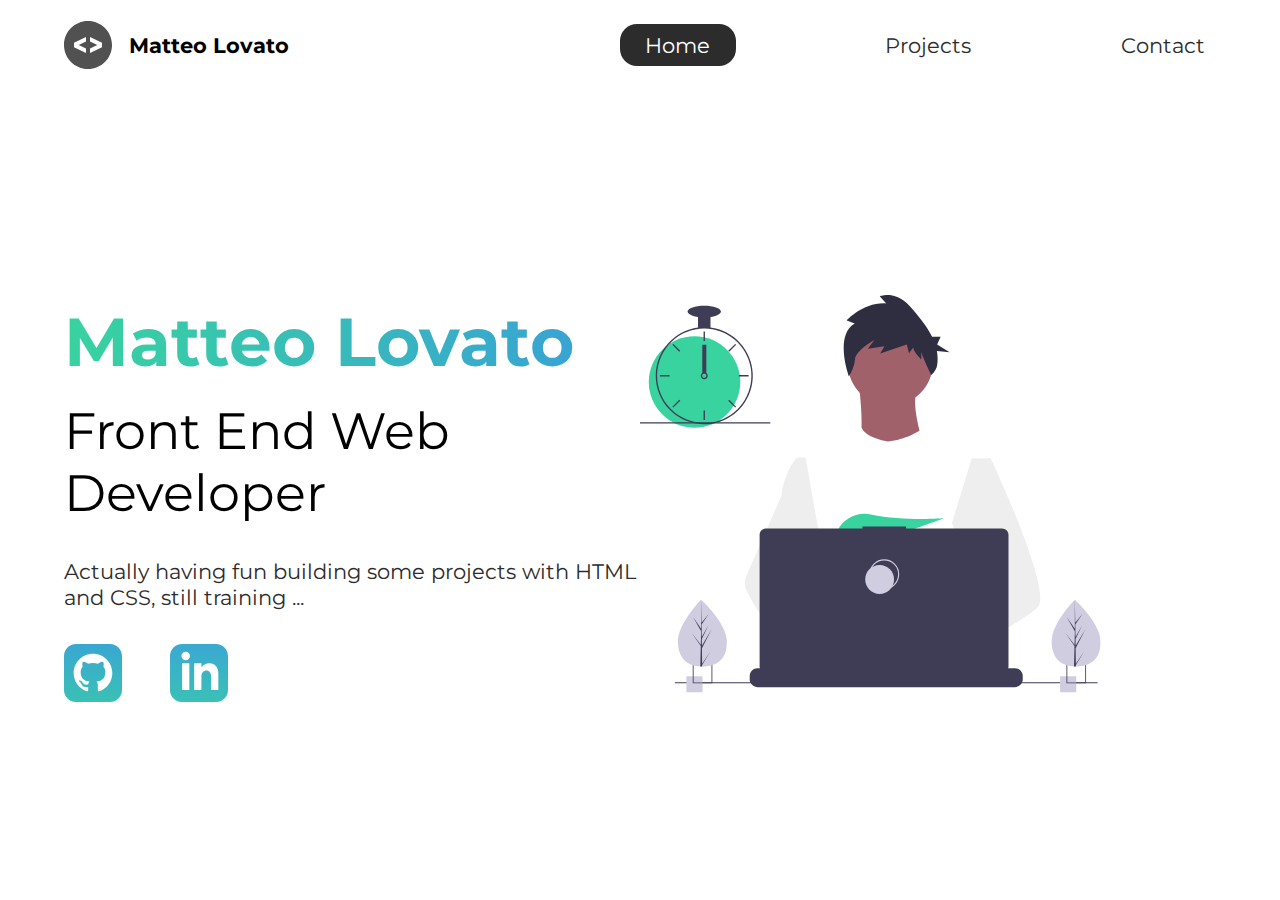
<file: index.html>
<!DOCTYPE html>
<html lang="en">
    <head>
        <meta charset="UTF-8" />
        <meta name="viewport" content="width=device-width, initial-scale=1.0" />
        <meta name="robots" content="index, follow" />
        <meta
            name="description"
            content="Matteo Lovato is a beginner web developer that wants to grow, master html and css"
        />
        <link rel="stylesheet" href="./styles/style.css" />
        <link
            href="https://fonts.googleapis.com/css2?family=Montserrat&display=swap"
            rel="stylesheet"
        />

        <title>Matteo Lovato | Web Developer</title>
    </head>
    <body>
        <header class="main-head">
            <nav>
                <div class="logo">
                    <img src="icons/code.svg" alt="logo" />
                    <h1>Matteo Lovato</h1>
                </div>
                <ul>
                    <li><a class="active" href="/">Home</a></li>
                    <li><a href="/projects/">Projects</a></li>
                    <li><a href="/contact/">Contact</a></li>
                </ul>
            </nav>
        </header>
        <section class="intro">
            <div class="intro-text">
                <h2>Matteo Lovato</h2>
                <h3>Front End Web <br />Developer</h3>
                <p>
                    Actually having fun building some projects with HTML and
                    CSS, still training ...
                </p>
                <div class="intro-social">
                    <a href="https://github.com/matteo-lovato">
                        <img src="/icons/github.svg" alt="github-social-link" />
                    </a>
                    <a href="#">
                        <img
                            src="/icons/linked-in.svg"
                            alt="linkedin-social-link"
                        />
                    </a>
                </div>
            </div>
            <div class="intro-images">
                <svg
                    width="799"
                    height="690"
                    viewBox="0 0 799 690"
                    fill="none"
                    xmlns="http://www.w3.org/2000/svg"
                >
                    <g
                        id="undraw_dev_productivity_umsq (1) 1"
                        clip-path="url(#clip0)"
                    >
                        <path
                            id="Vector"
                            d="M516.92 624.636C516.92 624.636 512.16 626.266 504.42 628.576C487.31 633.706 455.65 642.216 428.82 643.916C405.72 645.396 386.2 641.836 382.63 626.766C381.1 620.286 383.27 614.956 388 610.576C402.12 597.486 439 592.796 468.25 591.186C476.51 590.736 484.15 590.526 490.51 590.446C501.31 590.306 508.39 590.526 508.39 590.526L508.56 591.186L516.92 624.636Z"
                            fill="#A0616A"
                        />
                        <path
                            id="Vector_2"
                            d="M436.99 672.586C418.61 695.346 342.73 647.666 316.19 629.886C310.41 626.016 306.97 623.566 306.97 623.566L331.25 591.186L338.94 580.936C338.94 580.936 345.82 584.586 355.99 590.526C356.36 590.746 356.73 590.966 357.11 591.186C365.88 596.336 376.89 603.066 388 610.576C403.33 620.946 418.83 632.776 428.82 643.916C438.59 654.806 443.08 665.036 436.99 672.586Z"
                            fill="#A0616A"
                        />
                        <g id="me">
                            <path
                                id="Vector_3"
                                d="M434.672 191.952C475.283 191.607 507.926 158.406 507.582 117.795C507.237 77.1832 474.036 44.5403 433.425 44.8847C392.813 45.2291 360.17 78.4303 360.515 119.042C360.859 159.653 394.06 192.296 434.672 191.952Z"
                                fill="#A0616A"
                            />
                            <path
                                id="Vector_4"
                                d="M379.477 155.65C379.477 155.65 394.216 259.972 373.002 271.875C351.787 283.779 499.929 283.588 499.929 283.588C499.929 283.588 466.124 193.284 480.809 165.449L379.477 155.65Z"
                                fill="#A0616A"
                            />
                            <path
                                id="Vector_5"
                                d="M608.101 283.199L596.257 339.402L571.214 458.308L570.49 464.815L562.138 540.138L556.582 590.177L552.857 623.79C528.584 636.526 510.988 645.326 510.988 645.326C510.988 645.326 509.404 637.719 506.871 627.99C489.805 633.265 458.218 642.043 431.404 643.97C441.266 654.777 445.842 664.969 439.817 672.57C421.63 695.485 345.349 648.45 318.659 630.896C318.077 635.158 317.879 639.464 318.068 643.762L297.626 628.314L299.331 592.359L302.206 531.522L305.819 455.229C304.448 451.975 303.294 448.634 302.364 445.228C295.956 423.161 288.032 379.057 281.928 342.067C277.016 312.298 273.302 287.138 272.517 281.785C272.411 281.086 272.358 280.726 272.358 280.726L384.363 230.094C392.509 248.556 429.865 253.809 429.865 253.809C460.756 251.417 484.847 234.913 484.847 234.913L608.101 283.199Z"
                                fill="white"
                            />
                            <path
                                id="Vector_6"
                                d="M372.285 49.3811L358.49 43.9934C358.49 43.9934 386.969 12.1 426.99 14.513L415.635 2.22366C415.635 2.22366 443.04 -9.01799 468.283 19.6674C481.553 34.7467 496.908 52.4737 506.557 72.5077L521.281 72.3829L515.251 85.9663L536.874 99.3152L514.777 97.0719C516.155 104.471 516.421 112.034 515.566 119.511C514.683 126.991 510.928 133.835 505.094 138.598V138.598C505.094 138.598 487.743 103.449 487.696 97.9443L487.813 111.705C487.813 111.705 473.959 99.4371 473.889 91.1807L466.471 100.877L462.593 85.7717L416.475 101.301L423.87 88.8526L395.157 93.2246L406.278 77.9923C406.278 77.9923 373.932 96.1568 372.811 111.304C371.689 126.452 362.299 140.875 362.299 140.875C362.299 140.875 336.213 70.3294 372.285 49.3811Z"
                                fill="#2F2E41"
                            />
                            <path
                                id="Vector_7"
                                d="M690.215 540.422C682.794 548.605 664.338 560.992 641.951 574.422C633.623 579.413 624.757 584.559 615.71 589.676C594.122 601.889 571.514 614.001 552.857 623.79C528.584 636.526 510.988 645.326 510.988 645.326C510.988 645.326 509.403 637.719 506.871 627.99C503.48 614.968 498.397 598.141 493.184 590.715C493.002 590.456 492.82 590.218 492.638 589.979C491.121 588.022 489.601 586.885 488.112 586.897L562.138 540.138L594.127 519.926L570.489 464.814L540.842 395.683L557.908 339.727L575.062 283.479L608.101 283.199C608.101 283.199 619.243 306.985 633.514 340.166C635.647 345.128 637.851 350.299 640.096 355.64C669.469 425.394 706.176 522.836 690.215 540.422Z"
                                fill="#EEEEEE"
                            />
                            <path
                                id="Vector_8"
                                d="M358.123 591.2C355.41 591.212 352.702 591.456 350.029 591.928C327.074 596.073 320.47 616.94 318.659 630.896C318.077 635.158 317.879 639.464 318.068 643.761L297.626 628.314L290.178 622.687C272.316 616.628 256.353 605.733 242.483 592.84C230.449 581.456 219.634 568.849 210.213 555.223C200.831 541.793 192.448 527.692 185.134 513.034C183.094 508.943 181.977 504.454 181.864 499.884C181.751 495.314 182.644 490.775 184.48 486.588L209.154 430.327L245.218 348.098C245.471 346.146 245.752 344.237 246.059 342.371C252.995 300.511 272.367 281.786 272.367 281.786L287.286 281.659L297.778 341.932L310.813 416.815L302.364 445.227L282.839 510.845L302.205 531.522L358.123 591.2Z"
                                fill="#EEEEEE"
                            />
                        </g>
                        <path
                            id="Vector_9"
                            d="M372.877 415.806L385.631 430.686C390.37 429.783 395.319 428.721 400.416 427.529L396.752 415.806L405.71 426.256C459.707 412.975 526.637 387.155 526.637 387.155C526.637 387.155 454.379 392.453 400.428 380.666C376.558 375.451 351.998 387.284 342.202 409.668C336.508 422.679 337.403 433.951 357.596 433.951C364.419 433.835 371.223 433.195 377.949 432.037L372.877 415.806Z"
                            fill="#38D39F"
                        />
                        <path
                            id="Vector_10"
                            d="M663.65 660.386V666.456C663.654 668.122 663.345 669.774 662.74 671.326C662.472 672.018 662.147 672.687 661.77 673.326C660.578 675.326 658.887 676.983 656.862 678.133C654.838 679.283 652.549 679.887 650.22 679.886H203.67C201.342 679.887 199.053 679.283 197.028 678.133C195.003 676.983 193.312 675.326 192.12 673.326C191.743 672.687 191.419 672.018 191.15 671.326C190.546 669.774 190.237 668.122 190.24 666.456V660.386C190.24 658.622 190.587 656.876 191.262 655.246C191.936 653.616 192.926 652.136 194.173 650.888C195.42 649.641 196.901 648.652 198.53 647.977C200.16 647.302 201.906 646.955 203.67 646.956H229.41V644.126C229.41 644.052 229.425 643.979 229.453 643.911C229.481 643.843 229.522 643.782 229.574 643.73C229.626 643.678 229.688 643.636 229.756 643.608C229.824 643.58 229.897 643.566 229.97 643.566H243.4C243.474 643.566 243.547 643.58 243.615 643.608C243.683 643.636 243.745 643.678 243.797 643.73C243.849 643.782 243.89 643.843 243.918 643.911C243.946 643.979 243.96 644.052 243.96 644.126V646.956H252.35V644.126C252.35 644.052 252.365 643.979 252.393 643.911C252.421 643.843 252.462 643.782 252.514 643.73C252.566 643.678 252.628 643.636 252.696 643.608C252.764 643.58 252.837 643.566 252.91 643.566H266.34C266.414 643.566 266.487 643.58 266.555 643.608C266.623 643.636 266.684 643.678 266.736 643.73C266.789 643.782 266.83 643.843 266.858 643.911C266.886 643.979 266.9 644.052 266.9 644.126V646.956H275.3V644.126C275.3 644.052 275.315 643.979 275.343 643.911C275.371 643.843 275.412 643.782 275.464 643.73C275.516 643.678 275.578 643.636 275.646 643.608C275.714 643.58 275.787 643.566 275.86 643.566H289.29C289.364 643.566 289.437 643.58 289.505 643.608C289.573 643.636 289.634 643.678 289.686 643.73C289.739 643.782 289.78 643.843 289.808 643.911C289.836 643.979 289.85 644.052 289.85 644.126V646.956H298.24V644.126C298.24 644.052 298.255 643.979 298.283 643.911C298.311 643.843 298.352 643.782 298.404 643.73C298.456 643.678 298.518 643.636 298.586 643.608C298.654 643.58 298.727 643.566 298.8 643.566H312.23C312.304 643.566 312.377 643.58 312.445 643.608C312.513 643.636 312.574 643.678 312.626 643.73C312.678 643.782 312.72 643.843 312.748 643.911C312.776 643.979 312.79 644.052 312.79 644.126V646.956H321.18V644.126C321.18 644.052 321.194 643.979 321.223 643.911C321.251 643.843 321.292 643.782 321.344 643.73C321.396 643.678 321.458 643.636 321.526 643.608C321.594 643.58 321.667 643.566 321.74 643.566H335.17C335.244 643.566 335.317 643.58 335.385 643.608C335.453 643.636 335.514 643.678 335.566 643.73C335.618 643.782 335.66 643.843 335.688 643.911C335.716 643.979 335.73 644.052 335.73 644.126V646.956H344.13V644.126C344.13 644.052 344.145 643.979 344.173 643.911C344.201 643.843 344.242 643.782 344.294 643.73C344.346 643.678 344.408 643.636 344.476 643.608C344.544 643.58 344.617 643.566 344.69 643.566H358.12C358.194 643.566 358.267 643.58 358.335 643.608C358.403 643.636 358.464 643.678 358.516 643.73C358.569 643.782 358.61 643.843 358.638 643.911C358.666 643.979 358.68 644.052 358.68 644.126V646.956H367.07V644.126C367.07 644.052 367.085 643.979 367.113 643.911C367.141 643.843 367.182 643.782 367.234 643.73C367.286 643.678 367.348 643.636 367.416 643.608C367.484 643.58 367.557 643.566 367.63 643.566H472.83C472.904 643.566 472.977 643.58 473.045 643.608C473.113 643.636 473.174 643.678 473.227 643.73C473.279 643.782 473.32 643.843 473.348 643.911C473.376 643.979 473.39 644.052 473.39 644.126V646.956H481.79V644.126C481.79 644.052 481.804 643.979 481.833 643.911C481.861 643.843 481.902 643.782 481.954 643.73C482.006 643.678 482.068 643.636 482.136 643.608C482.204 643.58 482.277 643.566 482.35 643.566H495.78C495.928 643.567 496.07 643.627 496.175 643.732C496.279 643.836 496.339 643.978 496.34 644.126V646.956H504.73V644.126C504.73 644.052 504.745 643.979 504.773 643.911C504.801 643.843 504.842 643.782 504.894 643.73C504.946 643.678 505.008 643.636 505.076 643.608C505.144 643.58 505.217 643.566 505.29 643.566H518.72C518.794 643.566 518.867 643.58 518.935 643.608C519.003 643.636 519.065 643.678 519.117 643.73C519.169 643.782 519.21 643.843 519.238 643.911C519.266 643.979 519.28 644.052 519.28 644.126V646.956H527.67V644.126C527.67 644.052 527.685 643.979 527.713 643.911C527.741 643.843 527.782 643.782 527.834 643.73C527.886 643.678 527.948 643.636 528.016 643.608C528.084 643.58 528.157 643.566 528.23 643.566H541.66C541.734 643.566 541.807 643.58 541.875 643.608C541.943 643.636 542.005 643.678 542.057 643.73C542.109 643.782 542.15 643.843 542.178 643.911C542.206 643.979 542.22 644.052 542.22 644.126V646.956H550.62V644.126C550.62 644.052 550.635 643.979 550.663 643.911C550.691 643.843 550.732 643.782 550.784 643.73C550.836 643.678 550.898 643.636 550.966 643.608C551.034 643.58 551.107 643.566 551.18 643.566H564.61C564.757 643.568 564.898 643.628 565.001 643.733C565.104 643.837 565.161 643.979 565.16 644.126V646.956H573.56V644.126C573.56 644.052 573.575 643.979 573.603 643.911C573.631 643.843 573.672 643.782 573.724 643.73C573.776 643.678 573.838 643.636 573.906 643.608C573.974 643.58 574.047 643.566 574.12 643.566H587.55C587.624 643.566 587.697 643.58 587.765 643.608C587.833 643.636 587.895 643.678 587.947 643.73C587.999 643.782 588.04 643.843 588.068 643.911C588.096 643.979 588.11 644.052 588.11 644.126V646.956H596.5V644.126C596.5 644.052 596.515 643.979 596.543 643.911C596.571 643.843 596.612 643.782 596.664 643.73C596.716 643.678 596.778 643.636 596.846 643.608C596.914 643.58 596.987 643.566 597.06 643.566H610.49C610.564 643.566 610.637 643.58 610.705 643.608C610.773 643.636 610.835 643.678 610.887 643.73C610.939 643.782 610.98 643.843 611.008 643.911C611.036 643.979 611.05 644.052 611.05 644.126V646.956H650.22C651.984 646.955 653.731 647.302 655.36 647.977C656.99 648.652 658.471 649.641 659.718 650.888C660.965 652.136 661.954 653.616 662.629 655.246C663.304 656.876 663.651 658.622 663.65 660.386Z"
                            fill="#3F3D56"
                        />
                        <path
                            id="Vector_11"
                            d="M793.5 671.326H60.5V673.326H793.5V671.326Z"
                            fill="#3F3D56"
                        />
                        <path
                            id="Vector_12"
                            d="M627.694 404.757H461.251V401.326H385.78V404.757H218.651C215.665 404.757 212.801 405.943 210.69 408.054C208.578 410.166 207.392 413.029 207.392 416.015V643.927C207.392 646.913 208.578 649.776 210.69 651.888C212.801 653.999 215.665 655.185 218.651 655.185H627.694C630.68 655.185 633.544 653.999 635.655 651.888C637.767 649.776 638.953 646.913 638.953 643.927V416.015C638.953 414.537 638.662 413.073 638.096 411.707C637.53 410.341 636.701 409.1 635.655 408.054C634.61 407.009 633.369 406.18 632.003 405.614C630.637 405.048 629.173 404.757 627.694 404.757Z"
                            fill="#3F3D56"
                        />
                        <path
                            id="Vector_13"
                            d="M423.5 509.326C437.307 509.326 448.5 498.133 448.5 484.326C448.5 470.519 437.307 459.326 423.5 459.326C409.693 459.326 398.5 470.519 398.5 484.326C398.5 498.133 409.693 509.326 423.5 509.326Z"
                            stroke="#D0CDE1"
                            stroke-width="2"
                            stroke-miterlimit="10"
                        />
                        <path
                            id="Vector_14"
                            d="M415.5 518.326C429.307 518.326 440.5 507.133 440.5 493.326C440.5 479.519 429.307 468.326 415.5 468.326C401.693 468.326 390.5 479.519 390.5 493.326C390.5 507.133 401.693 518.326 415.5 518.326Z"
                            fill="#D0CDE1"
                        />
                        <path
                            id="Vector_15"
                            d="M108.446 661.223H80.4463V689.223H108.446V661.223Z"
                            fill="#D0CDE1"
                        />
                        <path
                            id="Vector_16"
                            d="M91.4502 639.223V673.223H125.45V639.223H91.4502ZM123.97 671.743H92.9202V640.703H123.97V671.743Z"
                            fill="#3F3D56"
                        />
                        <path
                            id="Vector_17"
                            d="M756.446 661.223H728.446V689.223H756.446V661.223Z"
                            fill="#D0CDE1"
                        />
                        <path
                            id="Vector_18"
                            d="M739.45 639.223V673.223H773.45V639.223H739.45ZM771.97 671.743H740.92V640.703H771.97V671.743Z"
                            fill="#3F3D56"
                        />
                        <path
                            id="Vector_19"
                            d="M94.5802 230.113C138.399 230.113 173.921 194.592 173.921 150.773C173.921 106.955 138.399 71.4326 94.5802 71.4326C50.7617 71.4326 15.2397 106.955 15.2397 150.773C15.2397 194.592 50.7617 230.113 94.5802 230.113Z"
                            fill="#38D39F"
                        />
                        <path
                            id="Vector_20"
                            d="M122.229 56.4899C115.045 55.5763 107.774 55.5763 100.59 56.4899C84.586 58.5913 69.5203 65.2398 57.181 75.6465C44.8417 86.0532 35.7467 99.7813 30.9754 115.202C28.8053 122.229 27.5764 129.514 27.3208 136.864C27.2848 137.886 27.2607 138.92 27.2607 139.954C27.283 162.264 36.1559 183.655 51.932 199.431C67.7082 215.207 89.0989 224.08 111.41 224.103C113.201 224.103 114.992 224.042 116.759 223.934C120.907 223.674 125.03 223.103 129.093 222.227C148.495 218.055 165.798 207.161 177.947 191.468C190.095 175.776 196.308 156.295 195.487 136.467C194.665 116.638 186.863 97.738 173.459 83.1039C160.054 68.4698 141.909 59.0435 122.229 56.4899H122.229ZM137.748 217.347H137.736C130.959 219.659 123.905 221.062 116.759 221.518C114.992 221.638 113.201 221.698 111.41 221.698C89.7377 221.672 68.961 213.051 53.6367 197.727C38.3123 182.402 29.6914 161.626 29.6649 139.954C29.6649 138.92 29.689 137.886 29.725 136.864C30.5514 115.744 39.5156 95.7617 54.7411 81.1008C69.9666 66.44 90.273 58.237 111.41 58.2089C130.776 58.21 149.513 65.0865 164.283 77.6131C179.052 90.1398 188.895 107.503 192.057 126.61C195.219 145.716 191.496 165.325 181.55 181.942C171.604 198.559 156.081 211.106 137.748 217.347H137.748Z"
                            fill="#3F3D56"
                        />
                        <path
                            id="Vector_21"
                            d="M112.612 63.0176H110.208V79.8474H112.612V63.0176Z"
                            fill="#3F3D56"
                        />
                        <path
                            id="Vector_22"
                            d="M57.8578 84.7018L56.1577 86.4019L68.0582 98.3023L69.7582 96.6022L57.8578 84.7018Z"
                            fill="#3F3D56"
                        />
                        <path
                            id="Vector_23"
                            d="M34.4736 138.751V141.156H51.3034V138.751H34.4736Z"
                            fill="#3F3D56"
                        />
                        <path
                            id="Vector_24"
                            d="M56.1578 193.506L57.8579 195.206L69.7584 183.306L68.0583 181.606L56.1578 193.506Z"
                            fill="#3F3D56"
                        />
                        <path
                            id="Vector_25"
                            d="M153.062 96.6022L154.762 98.3022L166.662 86.4018L164.962 84.7017L153.062 96.6022Z"
                            fill="#3F3D56"
                        />
                        <path
                            id="Vector_26"
                            d="M171.516 138.751V141.156H188.346V138.751H171.516Z"
                            fill="#3F3D56"
                        />
                        <path
                            id="Vector_27"
                            d="M154.762 181.605L153.062 183.305L164.962 195.206L166.662 193.506L154.762 181.605Z"
                            fill="#3F3D56"
                        />
                        <path
                            id="Vector_28"
                            d="M112.612 200.06H110.208V216.89H112.612V200.06Z"
                            fill="#3F3D56"
                        />
                        <path
                            id="Vector_29"
                            d="M115.016 135.145C113.976 134.365 112.711 133.943 111.41 133.943C110.11 133.943 108.844 134.365 107.804 135.145C107.091 135.686 106.505 136.375 106.085 137.165C105.552 138.181 105.322 139.329 105.421 140.473C105.52 141.616 105.944 142.707 106.644 143.617C107.343 144.527 108.288 145.218 109.368 145.608C110.447 145.997 111.616 146.07 112.735 145.817C113.855 145.564 114.878 144.996 115.685 144.179C116.492 143.363 117.048 142.333 117.288 141.21C117.528 140.088 117.441 138.92 117.039 137.846C116.636 136.771 115.935 135.834 115.017 135.145H115.016ZM111.41 143.56C110.454 143.557 109.539 143.176 108.863 142.501C108.187 141.825 107.807 140.909 107.804 139.954C107.808 139.224 108.03 138.513 108.441 137.91C108.793 137.4 109.271 136.989 109.828 136.718C110.386 136.446 111.004 136.323 111.623 136.361C112.241 136.398 112.84 136.594 113.361 136.931C113.881 137.267 114.307 137.732 114.595 138.281C114.883 138.83 115.025 139.444 115.007 140.063C114.989 140.683 114.811 141.287 114.491 141.818C114.17 142.349 113.719 142.788 113.179 143.093C112.639 143.398 112.03 143.559 111.41 143.56V143.56Z"
                            fill="#3F3D56"
                        />
                        <path
                            id="Vector_30"
                            d="M122.229 35.3687H100.591V57.007H122.229V35.3687Z"
                            fill="#3F3D56"
                        />
                        <path
                            id="Vector_31"
                            d="M111.41 38.9748C127.344 38.9748 140.261 34.4 140.261 28.7567C140.261 23.1134 127.344 18.5386 111.41 18.5386C95.4757 18.5386 82.5586 23.1134 82.5586 28.7567C82.5586 34.4 95.4757 38.9748 111.41 38.9748Z"
                            fill="#3F3D56"
                        />
                        <path
                            id="clock-arrow"
                            d="M115 86H108V135H115V86Z"
                            fill="#3F3D56"
                        />
                        <path
                            id="Vector_32"
                            d="M226 220.44H0V222.844H226V220.44Z"
                            fill="#3F3D56"
                        />
                        <g id="plant-left">
                            <path
                                id="Vector_33"
                                d="M150.594 599.754C151.527 631.704 132.858 643.413 109.43 644.097C108.886 644.113 108.344 644.123 107.805 644.126C106.719 644.135 105.643 644.117 104.577 644.072C83.3891 643.193 66.6172 631.945 65.7495 602.232C64.8515 571.482 103.018 531.529 105.882 528.574L105.887 528.571C105.996 528.458 106.052 528.402 106.052 528.402C106.052 528.402 149.661 567.807 150.594 599.754Z"
                                fill="#D0CDE1"
                            />
                            <path
                                id="Vector_34"
                                d="M107.744 639.255L122.626 617.124L107.774 641.636L107.805 644.126C106.719 644.135 105.643 644.117 104.577 644.072L105.315 612.06L105.295 611.813L105.322 611.766L105.393 608.741L89.0952 585.078L105.374 606.477L105.432 607.116L105.989 582.93L91.9122 558.397L106.029 578.681L105.882 528.574L105.882 528.407L105.887 528.571L106.821 568.062L119.651 552.021L106.863 571.464L107.143 593.098L118.949 571.984L107.187 596.279L107.343 608.308L124.512 578.897L107.395 612.505L107.744 639.255Z"
                                fill="#3F3D56"
                            />
                        </g>
                        <g id="plant-right">
                            <path
                                id="Vector_35"
                                d="M798.594 599.754C799.527 631.704 780.858 643.413 757.43 644.097C756.886 644.113 756.344 644.123 755.805 644.126C754.719 644.135 753.643 644.117 752.577 644.072C731.389 643.193 714.617 631.945 713.749 602.232C712.851 571.482 751.018 531.529 753.882 528.574L753.887 528.571C753.996 528.458 754.052 528.402 754.052 528.402C754.052 528.402 797.661 567.807 798.594 599.754Z"
                                fill="#D0CDE1"
                            />
                            <path
                                id="Vector_36"
                                d="M755.744 639.255L770.626 617.124L755.774 641.636L755.805 644.126C754.719 644.135 753.643 644.117 752.577 644.072L753.315 612.06L753.295 611.813L753.323 611.766L753.393 608.741L737.095 585.078L753.374 606.477L753.432 607.116L753.989 582.93L739.912 558.397L754.029 578.681L753.882 528.574L753.882 528.407L753.887 528.571L754.821 568.062L767.651 552.021L754.864 571.464L755.143 593.098L766.949 571.984L755.187 596.279L755.343 608.308L772.512 578.897L755.395 612.505L755.744 639.255Z"
                                fill="#3F3D56"
                            />
                        </g>
                    </g>
                    <defs>
                        <clipPath id="clip0">
                            <rect
                                width="798.627"
                                height="689.223"
                                fill="white"
                            />
                        </clipPath>
                    </defs>
                </svg>
                <img src="/img/splash.svg" alt="" class="splash" />
            </div>
        </section>
    </body>
</html>
</file>
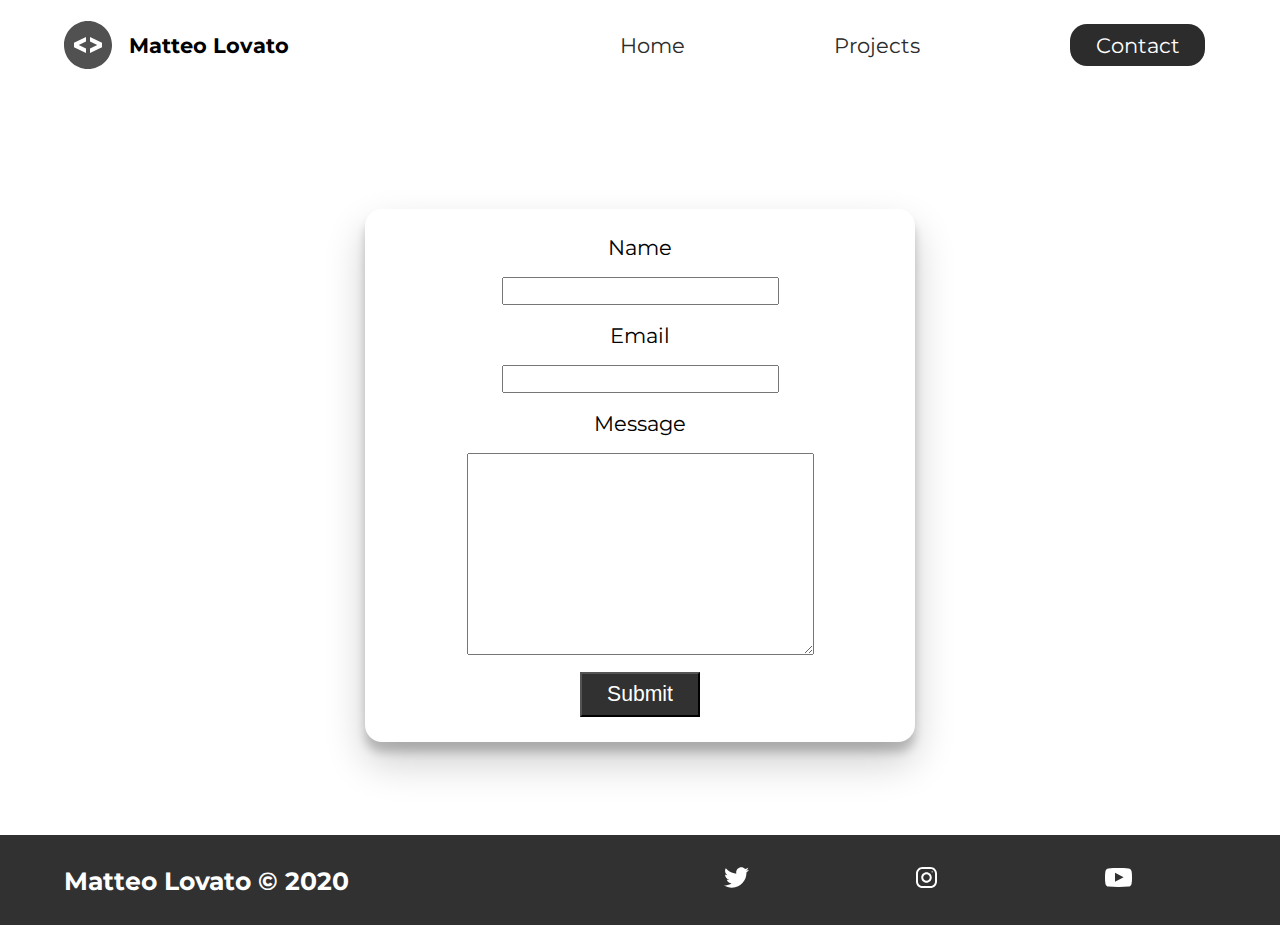
<file: contact/index.html>
<!DOCTYPE html>
<html lang="en">
    <head>
        <meta charset="UTF-8" />
        <meta name="viewport" content="width=device-width, initial-scale=1.0" />
        <meta name="robots" content="index, follow" />
        <meta
            name="description"
            content="Matteo Lovato is a beginner web developer that wants to grow, master html and css"
        />
        <link rel="stylesheet" href="../styles/style.css" />
        <link
            href="https://fonts.googleapis.com/css2?family=Montserrat&display=swap"
            rel="stylesheet"
        />

        <title>Matteo Lovato | Web Developer</title>
    </head>
    <body>
        <header class="main-head">
            <nav>
                <div class="logo">
                    <img src="../icons/code.svg" alt="logo" />
                    <h1>Matteo Lovato</h1>
                </div>
                <ul>
                    <li><a href="../">Home</a></li>
                    <li>
                        <a href="../projects/">Projects</a>
                    </li>
                    <li><a class="active" href="./">Contact</a></li>
                </ul>
            </nav>
        </header>
        <section class="form-section">
            <form name="contact" netlify>
                <label for="name">Name</label>
                <input type="text" name="name" id="name" required />
                <label for="email">Email</label>
                <input type="email" name="email" id="email" required />
                <label for="message">Message</label>
                <textarea
                    name="message"
                    id="message"
                    cols="30"
                    rows="10"
                ></textarea>
                <button type="submit">Submit</button>
            </form>
        </section>
        <footer>
            <h4>Matteo Lovato &copy; 2020</h4>
            <ul>
                <li>
                    <a href="#">
                        <img src="/icons/twitter 1.svg" alt="twitter-social" />
                    </a>
                </li>
                <li>
                    <a href="#">
                        <img
                            src="/icons/instagram 1.svg"
                            alt="instagram-social"
                        />
                    </a>
                </li>
                <li>
                    <a href="#">
                        <img
                            src="/icons/youtube-symbol 1.svg"
                            alt="youtube-social"
                        />
                    </a>
                </li>
            </ul>
        </footer>
    </body>
</html>
</file>
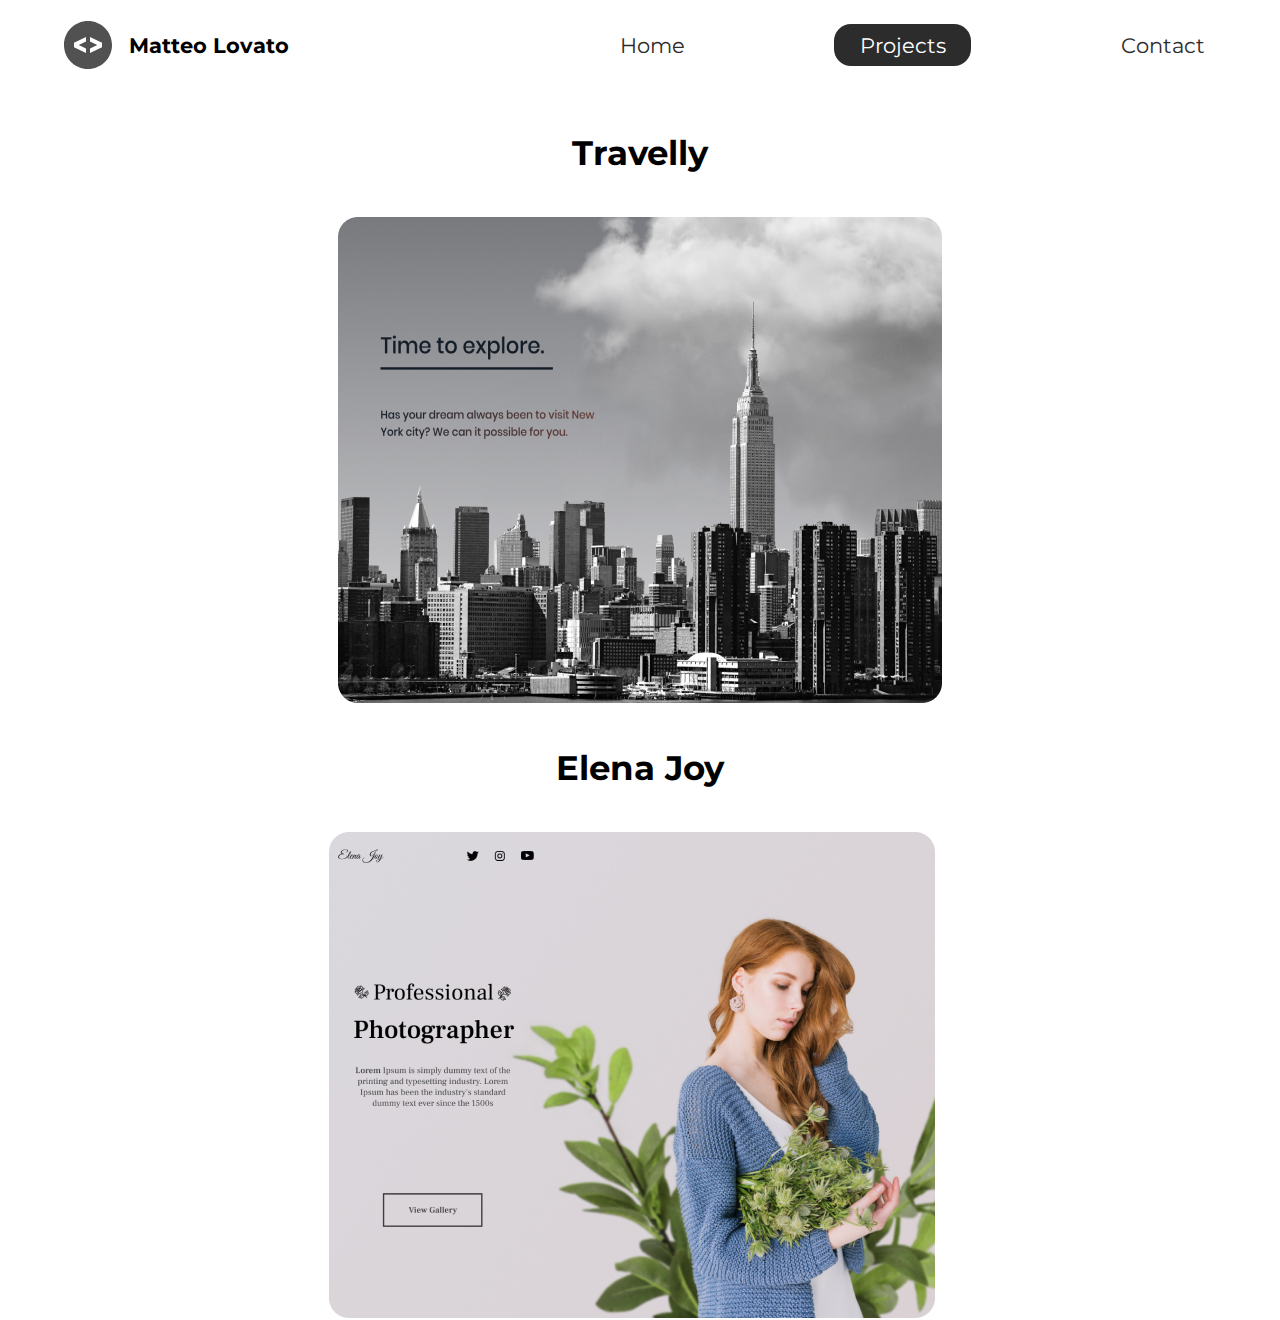
<file: projects/index.html>
<!DOCTYPE html>
<html lang="en">
    <head>
        <meta charset="UTF-8" />
        <meta name="viewport" content="width=device-width, initial-scale=1.0" />
        <meta name="robots" content="index, follow" />
        <meta
            name="description"
            content="Matteo Lovato is a beginner web developer that wants to grow, master html and css"
        />
        <link rel="stylesheet" href="../styles/style.css" />
        <link
            href="https://fonts.googleapis.com/css2?family=Montserrat&display=swap"
            rel="stylesheet"
        />

        <title>Matteo Lovato | Web Developer</title>
    </head>
    <body>
        <header class="main-head">
            <nav>
                <div class="logo">
                    <img src="../icons/code.svg" alt="logo" />
                    <h1>Matteo Lovato</h1>
                </div>
                <ul>
                    <li><a href="../">Home</a></li>
                    <li>
                        <a class="active" href="./">Projects</a>
                    </li>
                    <li><a href="../contact/">Contact</a></li>
                </ul>
            </nav>
        </header>
        <section class="projects">
            <div class="travelly">
                <h2>Travelly</h2>
                <img src="../img/travelly.jpg" alt="travelly-project" />
            </div>
            <div class="elena">
                <h2>Elena Joy</h2>
                <img src="../img/elena-joy.jpg" alt="elena-joy-project" />
            </div>
        </section>
    </body>
</html>
</file>
<file: styles/style.css>
* {
  margin: 0;
  padding: 0;
  -webkit-box-sizing: border-box;
          box-sizing: border-box;
}

html {
  font-size: 62.5%;
  /* 1rem = 10 px */
}

body {
  font-family: "Montserrat", sans-serif;
}

h1 {
  font-size: 2.5rem;
}

li,
button,
label,
input,
a,
p {
  font-size: 2.5rem;
}

h2 {
  font-size: 4rem;
  font-weight: bold;
}

h3 {
  font-size: 2.5rem;
  font-weight: normal;
}

h4,
h5 {
  font-size: 3rem;
}

ul {
  list-style: none;
}

a {
  text-decoration: none;
  color: #2c2c2c;
}

.main-head {
  width: 95%;
  margin: 0 0 0 auto;
}

nav {
  display: -webkit-box;
  display: -ms-flexbox;
  display: flex;
  -webkit-box-pack: justify;
      -ms-flex-pack: justify;
          justify-content: space-between;
  -webkit-box-align: center;
      -ms-flex-align: center;
          align-items: center;
  -webkit-box-orient: horizontal;
  -webkit-box-direction: normal;
      -ms-flex-direction: row;
          flex-direction: row;
  min-height: 10vh;
  width: 60%;
  -ms-flex-wrap: wrap;
      flex-wrap: wrap;
}

nav .logo {
  display: -webkit-box;
  display: -ms-flexbox;
  display: flex;
  -webkit-box-pack: start;
      -ms-flex-pack: start;
          justify-content: start;
  -webkit-box-align: center;
      -ms-flex-align: center;
          align-items: center;
  -webkit-box-orient: horizontal;
  -webkit-box-direction: normal;
      -ms-flex-direction: row;
          flex-direction: row;
  -webkit-box-flex: 1;
      -ms-flex: 1 1 10rem;
          flex: 1 1 10rem;
}

nav .logo h1 {
  margin: 2rem;
}

nav ul {
  display: -webkit-box;
  display: -ms-flexbox;
  display: flex;
  -ms-flex-pack: distribute;
      justify-content: space-around;
  -webkit-box-align: center;
      -ms-flex-align: center;
          align-items: center;
  -webkit-box-orient: horizontal;
  -webkit-box-direction: normal;
      -ms-flex-direction: row;
          flex-direction: row;
  -webkit-box-flex: 1;
      -ms-flex: 1 1 40rem;
          flex: 1 1 40rem;
}

.intro {
  min-height: 90vh;
  width: 90%;
  margin: auto;
  -ms-flex-wrap: wrap;
      flex-wrap: wrap;
  display: -webkit-box;
  display: -ms-flexbox;
  display: flex;
  -webkit-box-pack: justify;
      -ms-flex-pack: justify;
          justify-content: space-between;
  -webkit-box-align: center;
      -ms-flex-align: center;
          align-items: center;
  -webkit-box-orient: horizontal;
  -webkit-box-direction: normal;
      -ms-flex-direction: row;
          flex-direction: row;
}

.intro h2 {
  font-size: 8rem;
  padding-top: 2rem;
  background: -webkit-gradient(linear, left top, right top, from(#38d39f), to(#38a4d3));
  background: linear-gradient(left, #38d39f, #38a4d3);
  -webkit-text-fill-color: transparent;
  background-clip: text;
  display: inline-block;
}

.intro h3 {
  font-size: 6rem;
  padding: 2rem 0rem;
}

.intro p {
  padding-top: 2rem;
  color: #2c2c2c;
}

.splash {
  position: absolute;
  top: 0;
  right: 0;
  z-index: -1;
  height: 100%;
}

.intro-social {
  margin-top: 4rem;
}

.intro-social a {
  margin-right: 5rem;
}

.active {
  background: #2c2c2c;
  border-radius: 2rem;
  padding: 1rem 3rem;
  color: white;
}

.intro-text,
.intro-images {
  -webkit-box-flex: 1;
      -ms-flex: 1 1 40rem;
          flex: 1 1 40rem;
}

#plant-left {
  -webkit-animation: plant 1.5s ease infinite alternate;
          animation: plant 1.5s ease infinite alternate;
}

#plant-right {
  -webkit-animation: plant 1.5s ease infinite alternate 0.5s;
          animation: plant 1.5s ease infinite alternate 0.5s;
}

#me {
  -webkit-transform-origin: bottom;
          transform-origin: bottom;
  -webkit-animation: me 2s ease infinite alternate;
          animation: me 2s ease infinite alternate;
}

#clock-arrow {
  -webkit-animation: clock 3.5s linear infinite;
          animation: clock 3.5s linear infinite;
  transform-box: fill-box;
  -webkit-transform-origin: bottom;
          transform-origin: bottom;
}

@-webkit-keyframes plant {
  from {
    -webkit-transform: translateY(0%);
            transform: translateY(0%);
  }
  to {
    -webkit-transform: translateY(-50%);
            transform: translateY(-50%);
  }
}

@keyframes plant {
  from {
    -webkit-transform: translateY(0%);
            transform: translateY(0%);
  }
  to {
    -webkit-transform: translateY(-50%);
            transform: translateY(-50%);
  }
}

@-webkit-keyframes me {
  from {
    -webkit-transform: rotateZ(-5deg);
            transform: rotateZ(-5deg);
  }
  to {
    -webkit-transform: rotateZ(5deg);
            transform: rotateZ(5deg);
  }
}

@keyframes me {
  from {
    -webkit-transform: rotateZ(-5deg);
            transform: rotateZ(-5deg);
  }
  to {
    -webkit-transform: rotateZ(5deg);
            transform: rotateZ(5deg);
  }
}

@-webkit-keyframes clock {
  from {
    -webkit-transform: rotateZ(0deg);
            transform: rotateZ(0deg);
  }
  to {
    -webkit-transform: rotateZ(360deg);
            transform: rotateZ(360deg);
  }
}

@keyframes clock {
  from {
    -webkit-transform: rotateZ(0deg);
            transform: rotateZ(0deg);
  }
  to {
    -webkit-transform: rotateZ(360deg);
            transform: rotateZ(360deg);
  }
}

.projects {
  width: 90%;
  margin: auto;
  min-height: 90vh;
  display: -webkit-box;
  display: -ms-flexbox;
  display: flex;
  -webkit-box-pack: justify;
      -ms-flex-pack: justify;
          justify-content: space-between;
  -webkit-box-align: center;
      -ms-flex-align: center;
          align-items: center;
  -webkit-box-orient: horizontal;
  -webkit-box-direction: normal;
      -ms-flex-direction: row;
          flex-direction: row;
  text-align: center;
  -ms-flex-wrap: wrap;
      flex-wrap: wrap;
}

.projects h2 {
  margin: 5rem;
}

.travelly,
.elena {
  -webkit-box-flex: 1;
      -ms-flex: 1 1 40rem;
          flex: 1 1 40rem;
}

.travelly img:hover,
.elena img:hover {
  -webkit-transition: -webkit-transform 0.3s ease-in;
  transition: -webkit-transform 0.3s ease-in;
  transition: transform 0.3s ease-in;
  transition: transform 0.3s ease-in, -webkit-transform 0.3s ease-in;
  -webkit-transform: scale(1.2);
          transform: scale(1.2);
}

.form-section {
  min-height: 80vh;
  display: -webkit-box;
  display: -ms-flexbox;
  display: flex;
  -webkit-box-pack: center;
      -ms-flex-pack: center;
          justify-content: center;
  -webkit-box-align: center;
      -ms-flex-align: center;
          align-items: center;
  -webkit-box-orient: horizontal;
  -webkit-box-direction: normal;
      -ms-flex-direction: row;
          flex-direction: row;
  margin-top: 3rem;
}

.form-section form {
  padding: 3rem 10rem;
  -webkit-box-shadow: 0px 10px 10px rgba(0, 0, 0, 0.2), 0px 20px 40px rgba(0, 0, 0, 0.2);
          box-shadow: 0px 10px 10px rgba(0, 0, 0, 0.2), 0px 20px 40px rgba(0, 0, 0, 0.2);
  display: -webkit-box;
  display: -ms-flexbox;
  display: flex;
  -webkit-box-pack: center;
      -ms-flex-pack: center;
          justify-content: center;
  -webkit-box-align: center;
      -ms-flex-align: center;
          align-items: center;
  -webkit-box-orient: vertical;
  -webkit-box-direction: normal;
      -ms-flex-direction: column;
          flex-direction: column;
  border-radius: 2rem;
}

.form-section form input,
.form-section form textarea {
  margin: 2rem;
}

.form-section form input:focus,
.form-section form textarea:focus {
  outline: 2px solid black;
}

.form-section form textarea {
  font-family: "Montserrat", sans-serif;
  font-size: 2rem;
}

.form-section form button {
  padding: 1rem 3rem;
  background: #313131;
  color: white;
}

.form-section form button:focus {
  background: #313131;
}

footer {
  background: #313131;
  color: white;
  min-height: 10vh;
  padding: 0% 5%;
  display: -webkit-box;
  display: -ms-flexbox;
  display: flex;
  -webkit-box-pack: start;
      -ms-flex-pack: start;
          justify-content: start;
  -webkit-box-align: center;
      -ms-flex-align: center;
          align-items: center;
  -webkit-box-orient: horizontal;
  -webkit-box-direction: normal;
      -ms-flex-direction: row;
          flex-direction: row;
}

footer ul {
  -webkit-box-flex: 1;
      -ms-flex: 1 1 40rem;
          flex: 1 1 40rem;
  display: -webkit-box;
  display: -ms-flexbox;
  display: flex;
  -ms-flex-pack: distribute;
      justify-content: space-around;
  -webkit-box-align: center;
      -ms-flex-align: center;
          align-items: center;
  -webkit-box-orient: horizontal;
  -webkit-box-direction: normal;
      -ms-flex-direction: row;
          flex-direction: row;
}

footer h4 {
  -webkit-box-flex: 1;
      -ms-flex: 1 1 40rem;
          flex: 1 1 40rem;
}

@media (max-width: 1332px) {
  html {
    font-size: 53%;
  }
  .splash {
    display: none;
  }
  svg {
    width: 80%;
  }
  nav {
    width: 100%;
  }
}

@media (max-width: 754px) {
  html {
    font-size: 45%;
  }
  svg {
    height: 60%;
  }
  .main-head {
    width: 100%;
  }
  nav .logo {
    display: -webkit-box;
    display: -ms-flexbox;
    display: flex;
    -webkit-box-pack: center;
        -ms-flex-pack: center;
            justify-content: center;
    -webkit-box-align: center;
        -ms-flex-align: center;
            align-items: center;
    -webkit-box-orient: vertical;
    -webkit-box-direction: normal;
        -ms-flex-direction: column;
            flex-direction: column;
    -webkit-box-flex: 1;
        -ms-flex: 1 1 20rem;
            flex: 1 1 20rem;
    margin-top: 2rem;
  }
  nav ul {
    -webkit-box-flex: 1;
        -ms-flex: 1 1 60rem;
            flex: 1 1 60rem;
    margin: 2rem 0rem;
  }
  .intro-text {
    margin-top: 5rem;
    text-align: center;
  }
  .intro-images {
    text-align: center;
  }
  .intro-social {
    display: -webkit-box;
    display: -ms-flexbox;
    display: flex;
    -webkit-box-pack: center;
        -ms-flex-pack: center;
            justify-content: center;
    -webkit-box-align: center;
        -ms-flex-align: center;
            align-items: center;
    -webkit-box-orient: horizontal;
    -webkit-box-direction: normal;
        -ms-flex-direction: row;
            flex-direction: row;
  }
  .intro-social a {
    margin: 2rem;
  }
  .elena img,
  .travelly img {
    width: 100%;
    height: 100%;
    -webkit-box-flex: 1;
        -ms-flex: 1 1 50rem;
            flex: 1 1 50rem;
  }
  form {
    padding: 0;
    width: 100%;
  }
}
/*# sourceMappingURL=style.css.map */
</file>
